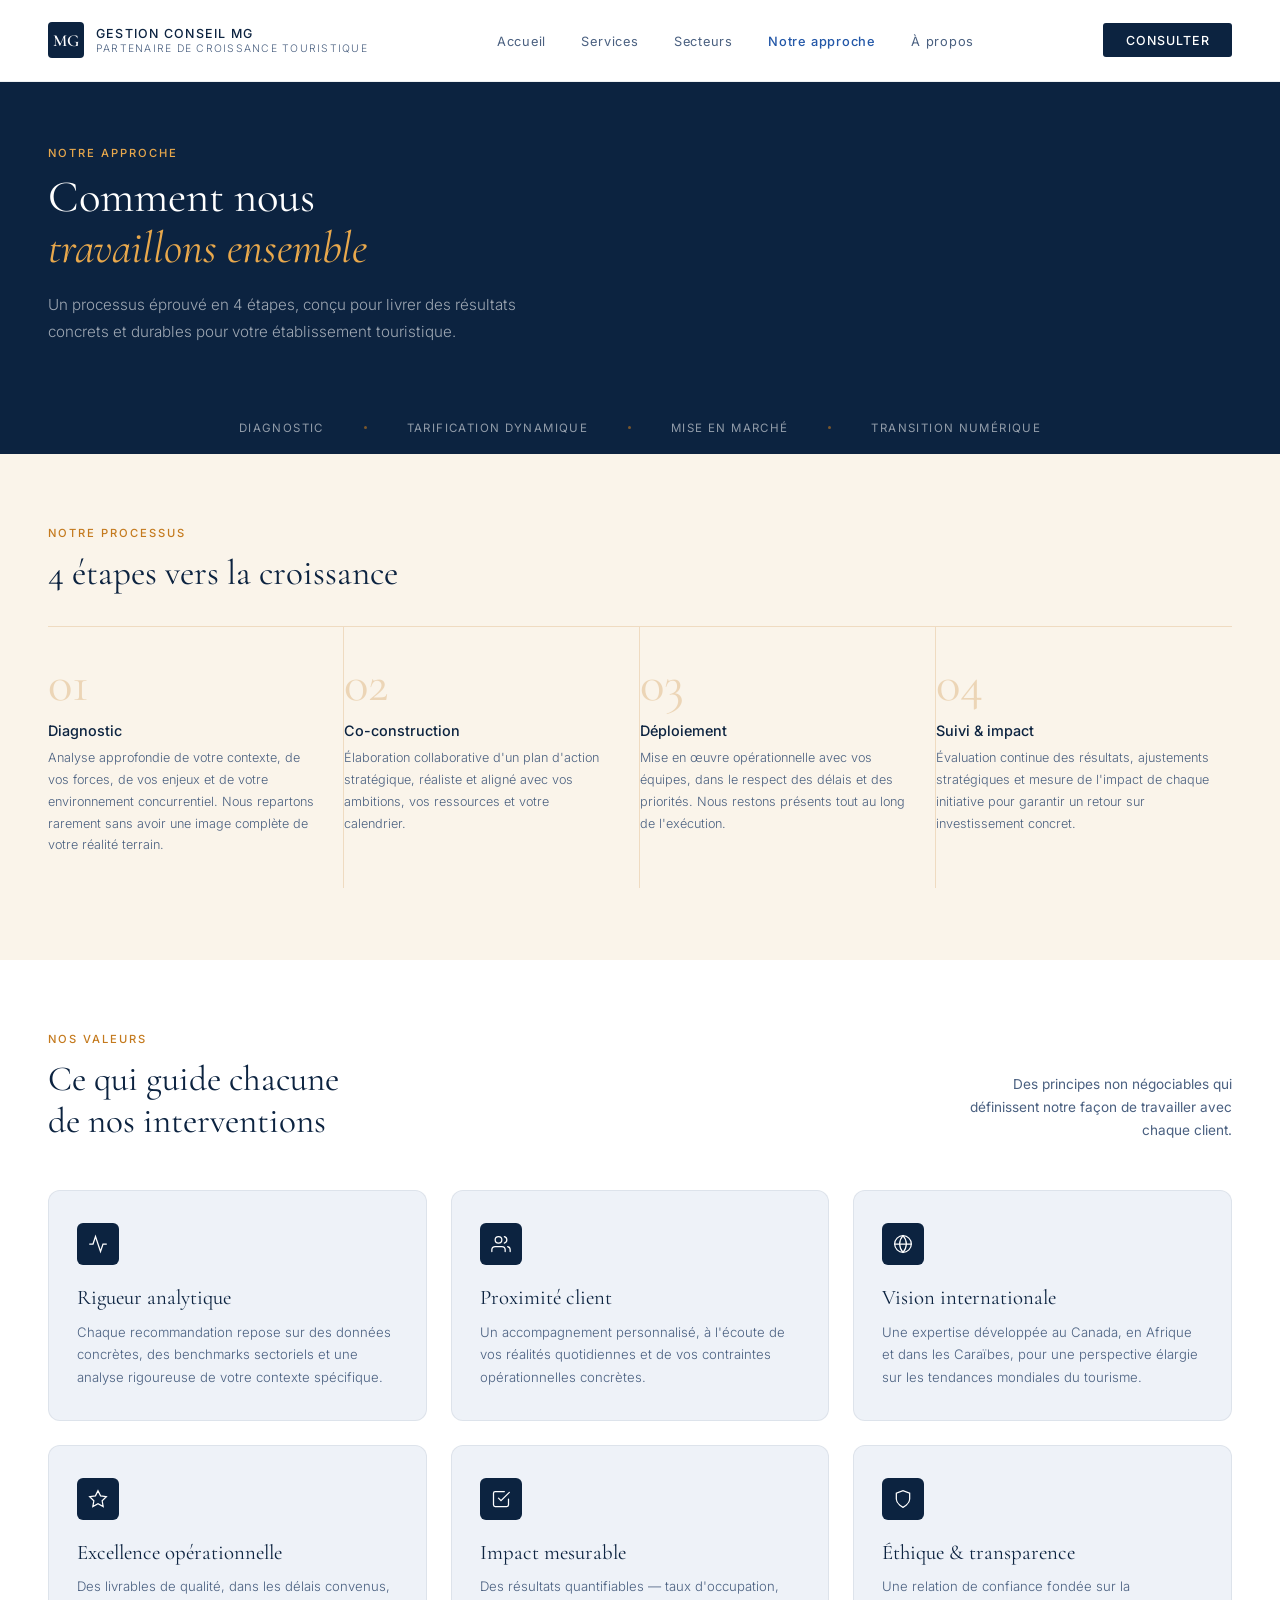
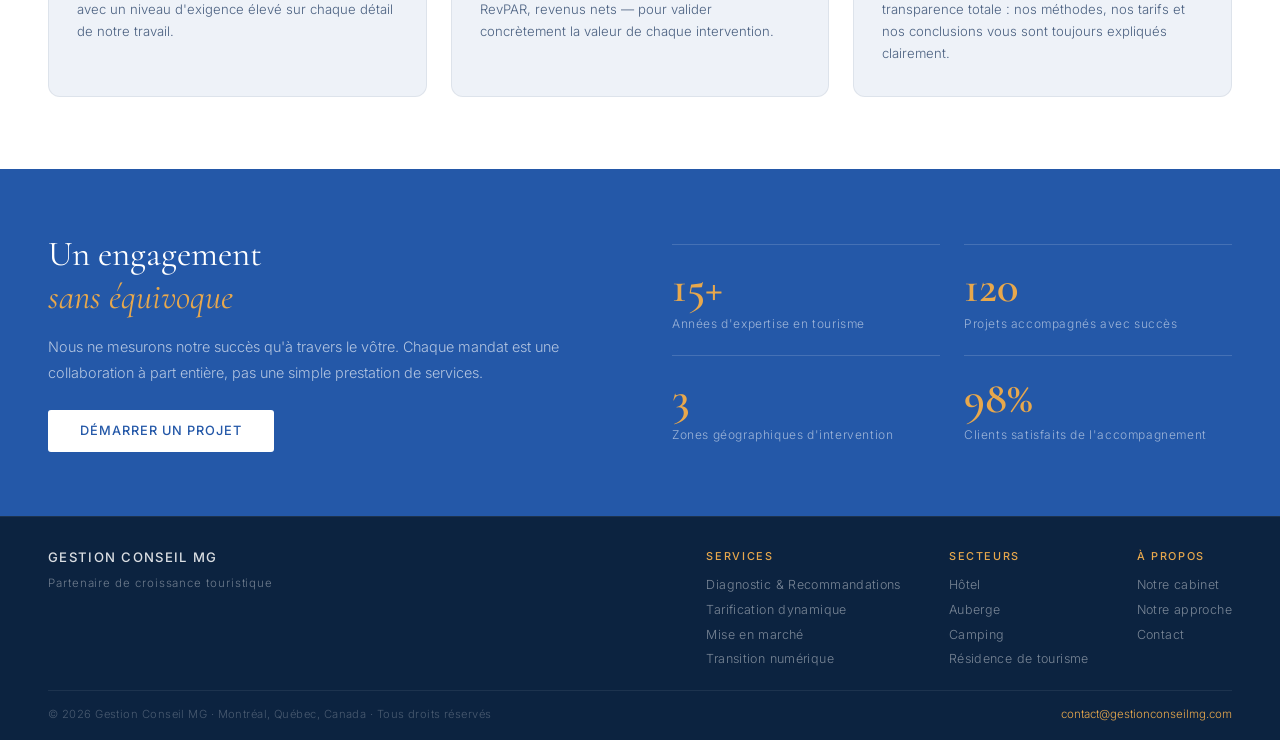
<file: approche.html>
<!DOCTYPE html>
<html lang="fr">
<head>
  <meta charset="UTF-8"/><meta name="viewport" content="width=device-width, initial-scale=1.0"/>
  <title>Notre approche | Gestion Conseil MG</title>
  <link rel="stylesheet" href="style.css"/>
  <style>
    .steps-section { padding: 4.5rem 3rem; background: var(--ivoire); }
    .steps { display: grid; grid-template-columns: repeat(4,1fr); border-top: 0.5px solid rgba(196,122,30,.2); margin-top: 2rem; }
    .step { padding: 2rem 1.8rem 2rem 0; border-right: 0.5px solid rgba(196,122,30,.2); }
    .step:last-child { border-right: none; padding-right: 0; }
    .step-n { font-family: 'Cormorant Garamond', serif; font-size: 3.2rem; color: var(--ocre); opacity: .25; line-height: 1; margin-bottom: .75rem; }
    .step h4 { font-size: .9rem; font-weight: 500; color: var(--encre); margin-bottom: .5rem; }
    .step p { font-size: .79rem; font-weight: 300; color: var(--text-muted); line-height: 1.72; }
    .values-section { padding: 4.5rem 3rem; }
    .values-grid { display: grid; grid-template-columns: repeat(3,1fr); gap: 1.5rem; margin-top: 2.5rem; }
    .val-card { border: 0.5px solid var(--border-soft); border-radius: var(--radius-lg); padding: 2rem 1.75rem; background: var(--bg-soft); transition: border-color .2s; }
    .val-card:hover { border-color: var(--cobalt); }
    .val-icon { width: 42px; height: 42px; background: var(--encre); border-radius: 6px; display: flex; align-items: center; justify-content: center; margin-bottom: 1.25rem; }
    .val-icon svg { width: 20px; height: 20px; stroke: #fff; fill: none; stroke-width: 1.5; stroke-linecap: round; }
    .val-card h3 { font-family: 'Cormorant Garamond', serif; font-size: 1.3rem; font-weight: 400; color: var(--text); margin-bottom: .65rem; }
    .val-card p { font-size: .82rem; font-weight: 300; color: var(--text-muted); line-height: 1.7; }
    .engagement { padding: 4rem 3rem; background: var(--cobalt); display: grid; grid-template-columns: 1fr 1fr; gap: 4rem; align-items: center; }
    .engagement h2 { font-family: 'Cormorant Garamond', serif; font-size: 2.2rem; color: #fff; font-weight: 400; }
    .engagement h2 em { font-style: italic; color: var(--safran); }
    .engagement p { font-size: .9rem; font-weight: 300; color: rgba(255,255,255,.65); line-height: 1.8; margin-top: 1rem; }
    .engagement-stats { display: grid; grid-template-columns: 1fr 1fr; gap: 1.5rem; }
    .e-stat { border-top: 1px solid rgba(255,255,255,.15); padding-top: 1.25rem; }
    .e-num { font-family: 'Cormorant Garamond', serif; font-size: 2.8rem; font-weight: 600; color: var(--safran); line-height: 1; }
    .e-label { font-size: .75rem; font-weight: 300; color: rgba(255,255,255,.55); margin-top: .4rem; letter-spacing: .05em; }
    @media(max-width:860px){
      .steps { grid-template-columns: 1fr 1fr; }
      .step { border-bottom: 0.5px solid rgba(196,122,30,.2); }
      .step:nth-child(2n) { border-right: none; }
      .values-grid { grid-template-columns: 1fr 1fr; }
      .engagement { grid-template-columns: 1fr; gap: 2rem; padding: 3rem 1.5rem; }
      .steps-section { padding: 3rem 1.5rem; }
      .values-section { padding: 3rem 1.5rem; }
    }
    @media(max-width:520px){ .values-grid { grid-template-columns: 1fr; } }
  </style>
</head>
<body>
<nav>
  <a class="logo-wrap" href="index.html"><div class="logo-mark"><span>MG</span></div><div><div class="logo-text">Gestion Conseil MG</div><div class="logo-sub">Partenaire de croissance touristique</div></div></a>
  <ul class="nav-links">
    <li><a href="index.html">Accueil</a></li><li><a href="services.html">Services</a></li><li><a href="secteurs.html">Secteurs</a></li><li><a href="approche.html" class="active">Notre approche</a></li><li><a href="apropos.html">À propos</a></li>
  </ul>
  <a class="nav-cta" href="index.html#contact">Consulter</a>
  <button class="hamburger" aria-label="Menu"><span></span><span></span><span></span></button>
</nav>
<div class="mobile-menu">
  <a href="index.html">Accueil</a><a href="services.html">Services</a><a href="secteurs.html">Secteurs</a><a href="approche.html">Notre approche</a><a href="apropos.html">À propos</a>
  <a class="mobile-cta" href="index.html#contact">Consulter</a>
</div>

<div class="page-hero">
  <span class="sec-label">Notre approche</span>
  <h1>Comment nous<br><em>travaillons ensemble</em></h1>
  <p>Un processus éprouvé en 4 étapes, conçu pour livrer des résultats concrets et durables pour votre établissement touristique.</p>
</div>

<div class="tagline-bar">
  <span class="tl-item">Diagnostic</span><div class="tl-dot"></div>
  <span class="tl-item">Tarification dynamique</span><div class="tl-dot"></div>
  <span class="tl-item">Mise en marché</span><div class="tl-dot"></div>
  <span class="tl-item">Transition numérique</span>
</div>

<section class="steps-section">
  <span class="sec-label">Notre processus</span>
  <h2>4 étapes vers la croissance</h2>
  <div class="steps">
    <div class="step"><div class="step-n">01</div><h4>Diagnostic</h4><p>Analyse approfondie de votre contexte, de vos forces, de vos enjeux et de votre environnement concurrentiel. Nous repartons rarement sans avoir une image complète de votre réalité terrain.</p></div>
    <div class="step"><div class="step-n">02</div><h4>Co-construction</h4><p>Élaboration collaborative d'un plan d'action stratégique, réaliste et aligné avec vos ambitions, vos ressources et votre calendrier.</p></div>
    <div class="step"><div class="step-n">03</div><h4>Déploiement</h4><p>Mise en œuvre opérationnelle avec vos équipes, dans le respect des délais et des priorités. Nous restons présents tout au long de l'exécution.</p></div>
    <div class="step"><div class="step-n">04</div><h4>Suivi &amp; impact</h4><p>Évaluation continue des résultats, ajustements stratégiques et mesure de l'impact de chaque initiative pour garantir un retour sur investissement concret.</p></div>
  </div>
</section>

<section class="values-section">
  <div class="sec-header">
    <div><span class="sec-label">Nos valeurs</span><h2>Ce qui guide chacune<br>de nos interventions</h2></div>
    <p class="sec-desc-right">Des principes non négociables qui définissent notre façon de travailler avec chaque client.</p>
  </div>
  <div class="values-grid">
    <div class="val-card">
      <div class="val-icon"><svg viewBox="0 0 24 24"><polyline points="22 12 18 12 15 21 9 3 6 12 2 12"/></svg></div>
      <h3>Rigueur analytique</h3>
      <p>Chaque recommandation repose sur des données concrètes, des benchmarks sectoriels et une analyse rigoureuse de votre contexte spécifique.</p>
    </div>
    <div class="val-card">
      <div class="val-icon"><svg viewBox="0 0 24 24"><path d="M17 21v-2a4 4 0 0 0-4-4H5a4 4 0 0 0-4 4v2"/><circle cx="9" cy="7" r="4"/><path d="M23 21v-2a4 4 0 0 0-3-3.87"/><path d="M16 3.13a4 4 0 0 1 0 7.75"/></svg></div>
      <h3>Proximité client</h3>
      <p>Un accompagnement personnalisé, à l'écoute de vos réalités quotidiennes et de vos contraintes opérationnelles concrètes.</p>
    </div>
    <div class="val-card">
      <div class="val-icon"><svg viewBox="0 0 24 24"><circle cx="12" cy="12" r="10"/><line x1="2" y1="12" x2="22" y2="12"/><path d="M12 2a15.3 15.3 0 0 1 4 10 15.3 15.3 0 0 1-4 10 15.3 15.3 0 0 1-4-10 15.3 15.3 0 0 1 4-10z"/></svg></div>
      <h3>Vision internationale</h3>
      <p>Une expertise développée au Canada, en Afrique et dans les Caraïbes, pour une perspective élargie sur les tendances mondiales du tourisme.</p>
    </div>
    <div class="val-card">
      <div class="val-icon"><svg viewBox="0 0 24 24"><path d="M12 2l3.09 6.26L22 9.27l-5 4.87 1.18 6.88L12 17.77l-6.18 3.25L7 14.14 2 9.27l6.91-1.01L12 2z"/></svg></div>
      <h3>Excellence opérationnelle</h3>
      <p>Des livrables de qualité, dans les délais convenus, avec un niveau d'exigence élevé sur chaque détail de notre travail.</p>
    </div>
    <div class="val-card">
      <div class="val-icon"><svg viewBox="0 0 24 24"><path d="M9 11l3 3L22 4"/><path d="M21 12v7a2 2 0 0 1-2 2H5a2 2 0 0 1-2-2V5a2 2 0 0 1 2-2h11"/></svg></div>
      <h3>Impact mesurable</h3>
      <p>Des résultats quantifiables — taux d'occupation, RevPAR, revenus nets — pour valider concrètement la valeur de chaque intervention.</p>
    </div>
    <div class="val-card">
      <div class="val-icon"><svg viewBox="0 0 24 24"><path d="M12 22s8-4 8-10V5l-8-3-8 3v7c0 6 8 10 8 10z"/></svg></div>
      <h3>Éthique &amp; transparence</h3>
      <p>Une relation de confiance fondée sur la transparence totale : nos méthodes, nos tarifs et nos conclusions vous sont toujours expliqués clairement.</p>
    </div>
  </div>
</section>

<div class="engagement">
  <div>
    <h2>Un engagement<br><em>sans équivoque</em></h2>
    <p>Nous ne mesurons notre succès qu'à travers le vôtre. Chaque mandat est une collaboration à part entière, pas une simple prestation de services.</p>
    <a class="btn-white" href="index.html#contact" style="margin-top:1.5rem;background:#fff;color:var(--cobalt);border:none;padding:.85rem 2rem;font-family:'Inter',sans-serif;font-size:.8rem;font-weight:500;letter-spacing:.08em;text-transform:uppercase;cursor:pointer;border-radius:3px;text-decoration:none;display:inline-block;">Démarrer un projet</a>
  </div>
  <div class="engagement-stats">
    <div class="e-stat"><div class="e-num">15+</div><div class="e-label">Années d'expertise en tourisme</div></div>
    <div class="e-stat"><div class="e-num">120</div><div class="e-label">Projets accompagnés avec succès</div></div>
    <div class="e-stat"><div class="e-num">3</div><div class="e-label">Zones géographiques d'intervention</div></div>
    <div class="e-stat"><div class="e-num">98%</div><div class="e-label">Clients satisfaits de l'accompagnement</div></div>
  </div>
</div>

<footer>
  <div class="footer-top">
    <div class="foot-brand"><span class="foot-logo">Gestion Conseil MG</span><span class="foot-tagline">Partenaire de croissance touristique</span></div>
    <div class="foot-nav">
      <div class="foot-nav-col"><span class="foot-col-title">Services</span><a href="services.html">Diagnostic &amp; Recommandations</a><a href="services.html">Tarification dynamique</a><a href="services.html">Mise en marché</a><a href="services.html">Transition numérique</a></div>
      <div class="foot-nav-col"><span class="foot-col-title">Secteurs</span><a href="secteurs.html">Hôtel</a><a href="secteurs.html">Auberge</a><a href="secteurs.html">Camping</a><a href="secteurs.html">Résidence de tourisme</a></div>
      <div class="foot-nav-col"><span class="foot-col-title">À propos</span><a href="apropos.html">Notre cabinet</a><a href="approche.html">Notre approche</a><a href="index.html#contact">Contact</a></div>
    </div>
  </div>
  <div class="footer-bottom">
    <span class="foot-copy">© 2026 Gestion Conseil MG · Montréal, Québec, Canada · Tous droits réservés</span>
    <span class="foot-contact"><a href="mailto:contact@gestionconseilmg.com">contact@gestionconseilmg.com</a></span>
  </div>
</footer>
<script>
const hamburger=document.querySelector('.hamburger'),mobileMenu=document.querySelector('.mobile-menu');
hamburger.addEventListener('click',()=>{hamburger.classList.toggle('open');mobileMenu.classList.toggle('open');document.body.style.overflow=mobileMenu.classList.contains('open')?'hidden':'';});
mobileMenu.querySelectorAll('a').forEach(a=>a.addEventListener('click',()=>{hamburger.classList.remove('open');mobileMenu.classList.remove('open');document.body.style.overflow='';}));
</script>
</body>
</html>
</file>
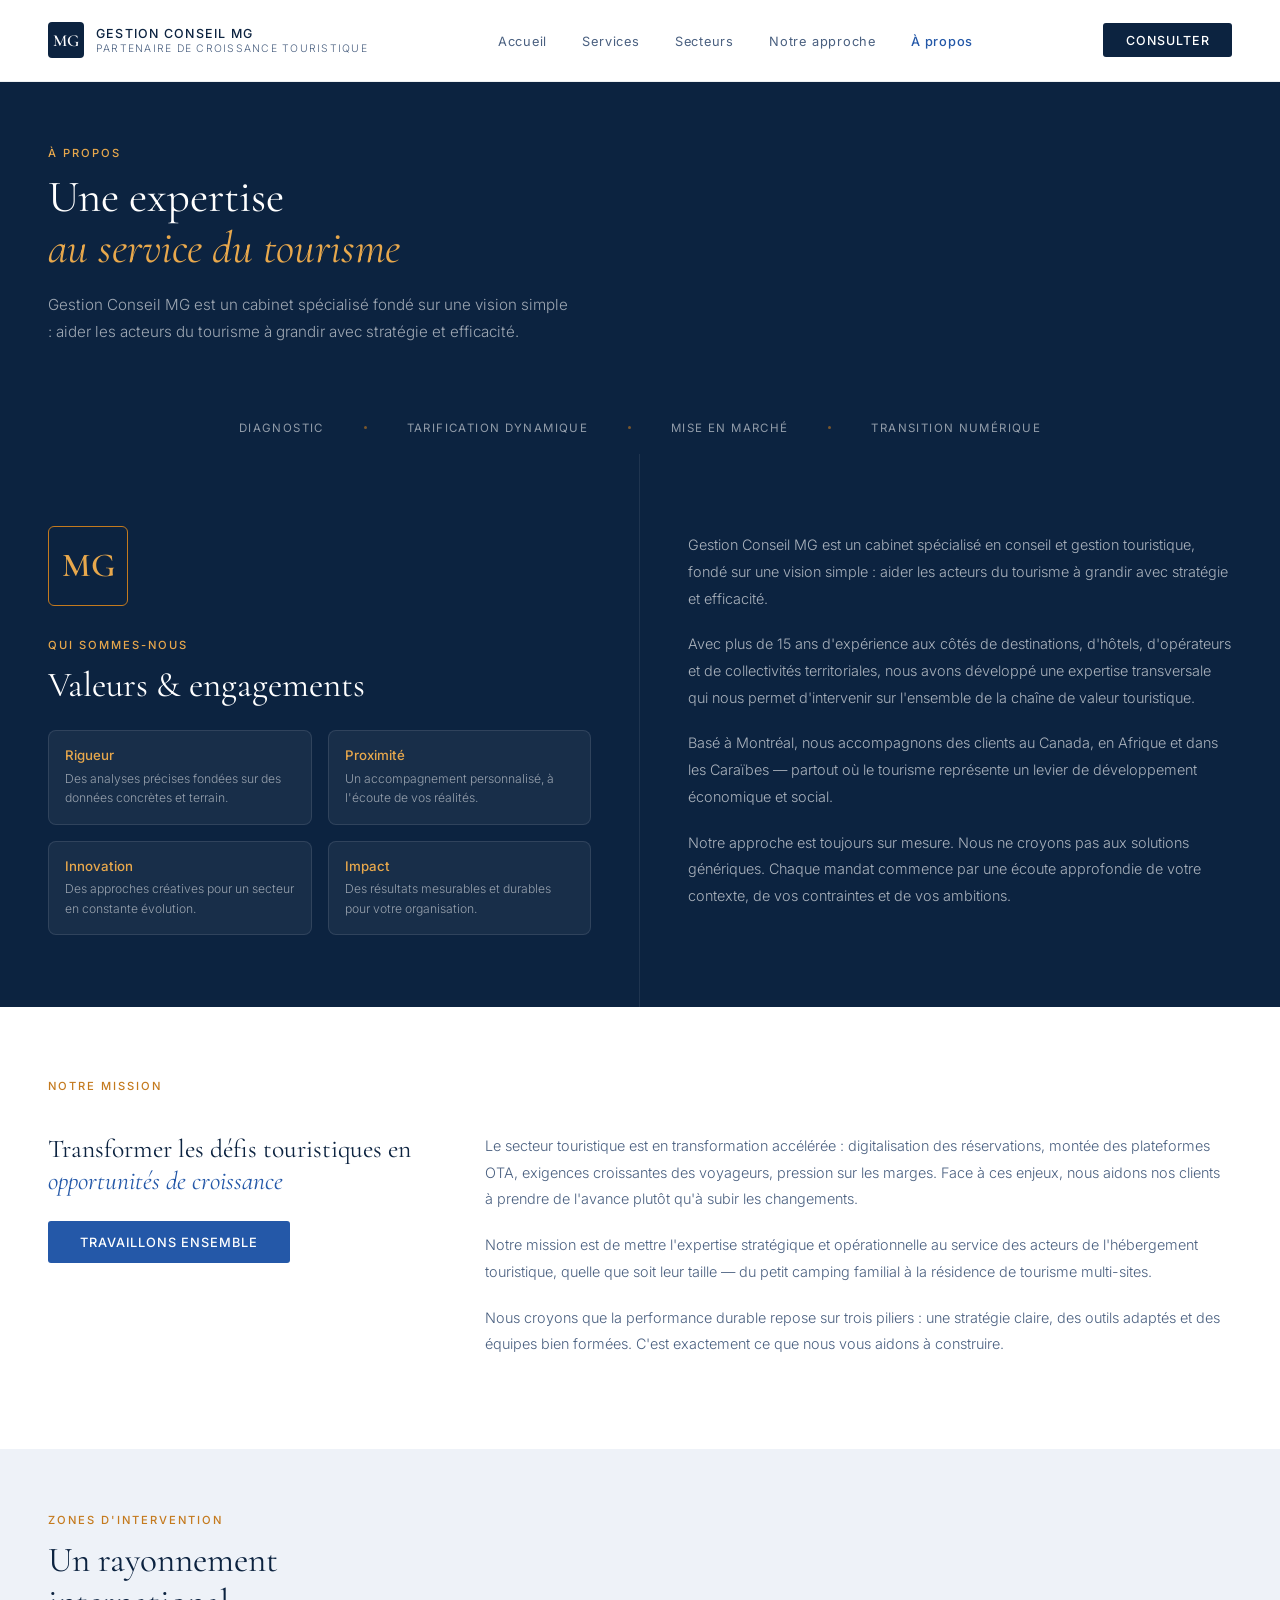
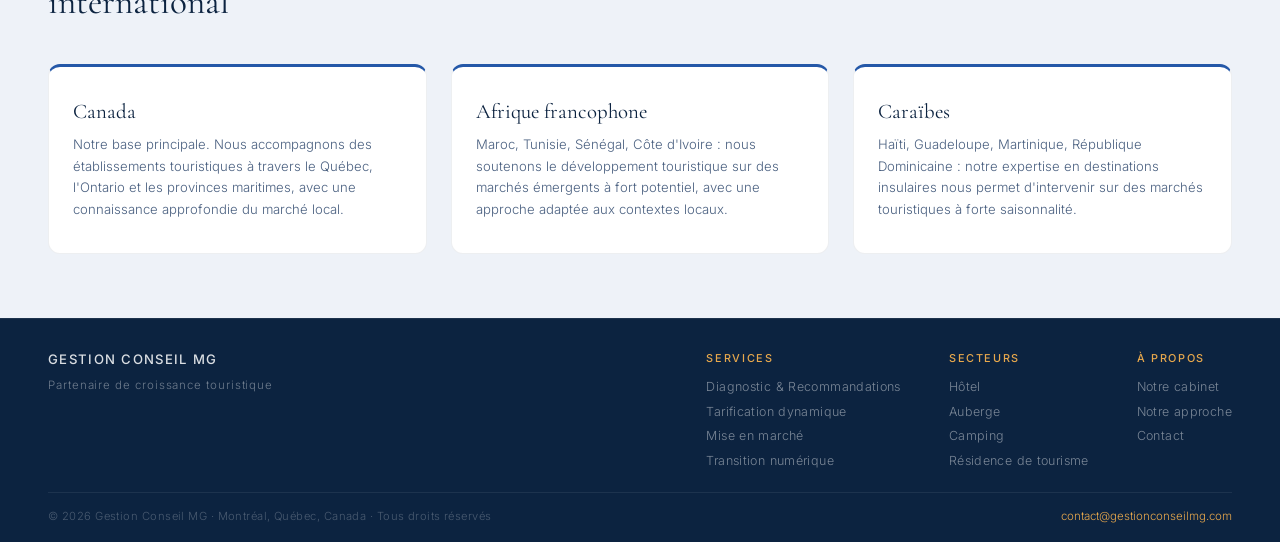
<file: apropos.html>
<!DOCTYPE html>
<html lang="fr">
<head>
  <meta charset="UTF-8"/><meta name="viewport" content="width=device-width, initial-scale=1.0"/>
  <title>À propos | Gestion Conseil MG</title>
  <link rel="stylesheet" href="style.css"/>
  <style>
    .about-grid { display: grid; grid-template-columns: 1fr 1fr; background: var(--encre); }
    .about-left { padding: 4.5rem 3rem; border-right: 0.5px solid rgba(255,255,255,.08); }
    .about-left .sec-label { color: var(--safran); }
    .about-left h2 { font-family: 'Cormorant Garamond', serif; font-size: 2.2rem; color: #fff; font-weight: 400; margin-bottom: 1.5rem; }
    .mg-mono { width: 80px; height: 80px; border: 1.5px solid var(--ocre); border-radius: 6px; display: flex; align-items: center; justify-content: center; margin-bottom: 2rem; }
    .mg-mono span { font-family: 'Cormorant Garamond', serif; font-size: 2.1rem; font-weight: 600; color: var(--safran); }
    .val-grid { display: grid; grid-template-columns: 1fr 1fr; gap: 1rem; margin-top: 1.5rem; }
    .val { border: 0.5px solid rgba(255,255,255,.1); padding: 1rem; border-radius: var(--radius); background: rgba(255,255,255,.05); }
    .val h4 { font-size: .83rem; font-weight: 500; color: var(--safran); margin-bottom: .35rem; }
    .val p { font-size: .76rem; font-weight: 300; color: rgba(255,255,255,.55); line-height: 1.6; }
    .about-right { padding: 4.5rem 3rem; display: flex; flex-direction: column; justify-content: center; }
    .about-right p { font-size: .9rem; font-weight: 300; color: rgba(255,255,255,.65); line-height: 1.85; margin-bottom: 1.2rem; }
    .mission { padding: 4.5rem 3rem; }
    .mission-grid { display: grid; grid-template-columns: 1fr 2fr; gap: 4rem; align-items: start; margin-top: 2.5rem; }
    .mission-side h3 { font-family: 'Cormorant Garamond', serif; font-size: 1.6rem; font-weight: 400; color: var(--text); line-height: 1.25; }
    .mission-side h3 em { font-style: italic; color: var(--cobalt); }
    .mission-body p { font-size: .9rem; font-weight: 300; color: var(--text-muted); line-height: 1.85; margin-bottom: 1.2rem; }
    .zones { padding: 4rem 3rem; background: var(--bg-soft); }
    .zones-grid { display: grid; grid-template-columns: repeat(3,1fr); gap: 1.5rem; margin-top: 2.5rem; }
    .zone-card { background: var(--bg); border: 0.5px solid var(--border-soft); border-radius: var(--radius-lg); padding: 2rem 1.5rem; border-top: 3px solid var(--cobalt); }
    .zone-card h4 { font-family: 'Cormorant Garamond', serif; font-size: 1.3rem; font-weight: 400; color: var(--text); margin-bottom: .65rem; }
    .zone-card p { font-size: .82rem; font-weight: 300; color: var(--text-muted); line-height: 1.65; }
    @media(max-width:860px){
      .about-grid { grid-template-columns: 1fr; }
      .about-left { border-right: none; border-bottom: 0.5px solid rgba(255,255,255,.08); padding: 3rem 1.5rem; }
      .about-right { padding: 3rem 1.5rem; }
      .mission { padding: 3rem 1.5rem; }
      .mission-grid { grid-template-columns: 1fr; gap: 1.5rem; }
      .zones { padding: 3rem 1.5rem; }
      .zones-grid { grid-template-columns: 1fr; }
    }
  </style>
</head>
<body>
<nav>
  <a class="logo-wrap" href="index.html"><div class="logo-mark"><span>MG</span></div><div><div class="logo-text">Gestion Conseil MG</div><div class="logo-sub">Partenaire de croissance touristique</div></div></a>
  <ul class="nav-links">
    <li><a href="index.html">Accueil</a></li><li><a href="services.html">Services</a></li><li><a href="secteurs.html">Secteurs</a></li><li><a href="approche.html">Notre approche</a></li><li><a href="apropos.html" class="active">À propos</a></li>
  </ul>
  <a class="nav-cta" href="index.html#contact">Consulter</a>
  <button class="hamburger" aria-label="Menu"><span></span><span></span><span></span></button>
</nav>
<div class="mobile-menu">
  <a href="index.html">Accueil</a><a href="services.html">Services</a><a href="secteurs.html">Secteurs</a><a href="approche.html">Notre approche</a><a href="apropos.html">À propos</a>
  <a class="mobile-cta" href="index.html#contact">Consulter</a>
</div>

<div class="page-hero">
  <span class="sec-label">À propos</span>
  <h1>Une expertise<br><em>au service du tourisme</em></h1>
  <p>Gestion Conseil MG est un cabinet spécialisé fondé sur une vision simple : aider les acteurs du tourisme à grandir avec stratégie et efficacité.</p>
</div>

<div class="tagline-bar">
  <span class="tl-item">Diagnostic</span><div class="tl-dot"></div>
  <span class="tl-item">Tarification dynamique</span><div class="tl-dot"></div>
  <span class="tl-item">Mise en marché</span><div class="tl-dot"></div>
  <span class="tl-item">Transition numérique</span>
</div>

<section class="about-grid">
  <div class="about-left">
    <div class="mg-mono"><span>MG</span></div>
    <span class="sec-label">Qui sommes-nous</span>
    <h2>Valeurs &amp; engagements</h2>
    <div class="val-grid">
      <div class="val"><h4>Rigueur</h4><p>Des analyses précises fondées sur des données concrètes et terrain.</p></div>
      <div class="val"><h4>Proximité</h4><p>Un accompagnement personnalisé, à l'écoute de vos réalités.</p></div>
      <div class="val"><h4>Innovation</h4><p>Des approches créatives pour un secteur en constante évolution.</p></div>
      <div class="val"><h4>Impact</h4><p>Des résultats mesurables et durables pour votre organisation.</p></div>
    </div>
  </div>
  <div class="about-right">
    <p>Gestion Conseil MG est un cabinet spécialisé en conseil et gestion touristique, fondé sur une vision simple : aider les acteurs du tourisme à grandir avec stratégie et efficacité.</p>
    <p>Avec plus de 15 ans d'expérience aux côtés de destinations, d'hôtels, d'opérateurs et de collectivités territoriales, nous avons développé une expertise transversale qui nous permet d'intervenir sur l'ensemble de la chaîne de valeur touristique.</p>
    <p>Basé à Montréal, nous accompagnons des clients au Canada, en Afrique et dans les Caraïbes — partout où le tourisme représente un levier de développement économique et social.</p>
    <p>Notre approche est toujours sur mesure. Nous ne croyons pas aux solutions génériques. Chaque mandat commence par une écoute approfondie de votre contexte, de vos contraintes et de vos ambitions.</p>
  </div>
</section>

<section class="mission">
  <span class="sec-label">Notre mission</span>
  <div class="mission-grid">
    <div class="mission-side">
      <h3>Transformer les défis touristiques en <em>opportunités de croissance</em></h3>
      <a class="btn-dark" href="index.html#contact" style="margin-top:1.5rem">Travaillons ensemble</a>
    </div>
    <div class="mission-body">
      <p>Le secteur touristique est en transformation accélérée : digitalisation des réservations, montée des plateformes OTA, exigences croissantes des voyageurs, pression sur les marges. Face à ces enjeux, nous aidons nos clients à prendre de l'avance plutôt qu'à subir les changements.</p>
      <p>Notre mission est de mettre l'expertise stratégique et opérationnelle au service des acteurs de l'hébergement touristique, quelle que soit leur taille — du petit camping familial à la résidence de tourisme multi-sites.</p>
      <p>Nous croyons que la performance durable repose sur trois piliers : une stratégie claire, des outils adaptés et des équipes bien formées. C'est exactement ce que nous vous aidons à construire.</p>
    </div>
  </div>
</section>

<section class="zones">
  <span class="sec-label">Zones d'intervention</span>
  <h2>Un rayonnement<br>international</h2>
  <div class="zones-grid">
    <div class="zone-card">
      <h4>Canada</h4>
      <p>Notre base principale. Nous accompagnons des établissements touristiques à travers le Québec, l'Ontario et les provinces maritimes, avec une connaissance approfondie du marché local.</p>
    </div>
    <div class="zone-card">
      <h4>Afrique francophone</h4>
      <p>Maroc, Tunisie, Sénégal, Côte d'Ivoire : nous soutenons le développement touristique sur des marchés émergents à fort potentiel, avec une approche adaptée aux contextes locaux.</p>
    </div>
    <div class="zone-card">
      <h4>Caraïbes</h4>
      <p>Haïti, Guadeloupe, Martinique, République Dominicaine : notre expertise en destinations insulaires nous permet d'intervenir sur des marchés touristiques à forte saisonnalité.</p>
    </div>
  </div>
</section>

<footer>
  <div class="footer-top">
    <div class="foot-brand"><span class="foot-logo">Gestion Conseil MG</span><span class="foot-tagline">Partenaire de croissance touristique</span></div>
    <div class="foot-nav">
      <div class="foot-nav-col"><span class="foot-col-title">Services</span><a href="services.html">Diagnostic &amp; Recommandations</a><a href="services.html">Tarification dynamique</a><a href="services.html">Mise en marché</a><a href="services.html">Transition numérique</a></div>
      <div class="foot-nav-col"><span class="foot-col-title">Secteurs</span><a href="secteurs.html">Hôtel</a><a href="secteurs.html">Auberge</a><a href="secteurs.html">Camping</a><a href="secteurs.html">Résidence de tourisme</a></div>
      <div class="foot-nav-col"><span class="foot-col-title">À propos</span><a href="apropos.html">Notre cabinet</a><a href="approche.html">Notre approche</a><a href="index.html#contact">Contact</a></div>
    </div>
  </div>
  <div class="footer-bottom">
    <span class="foot-copy">© 2026 Gestion Conseil MG · Montréal, Québec, Canada · Tous droits réservés</span>
    <span class="foot-contact"><a href="mailto:contact@gestionconseilmg.com">contact@gestionconseilmg.com</a></span>
  </div>
</footer>
<script>
const hamburger=document.querySelector('.hamburger'),mobileMenu=document.querySelector('.mobile-menu');
hamburger.addEventListener('click',()=>{hamburger.classList.toggle('open');mobileMenu.classList.toggle('open');document.body.style.overflow=mobileMenu.classList.contains('open')?'hidden':'';});
mobileMenu.querySelectorAll('a').forEach(a=>a.addEventListener('click',()=>{hamburger.classList.remove('open');mobileMenu.classList.remove('open');document.body.style.overflow='';}));
</script>
</body>
</html>
</file>
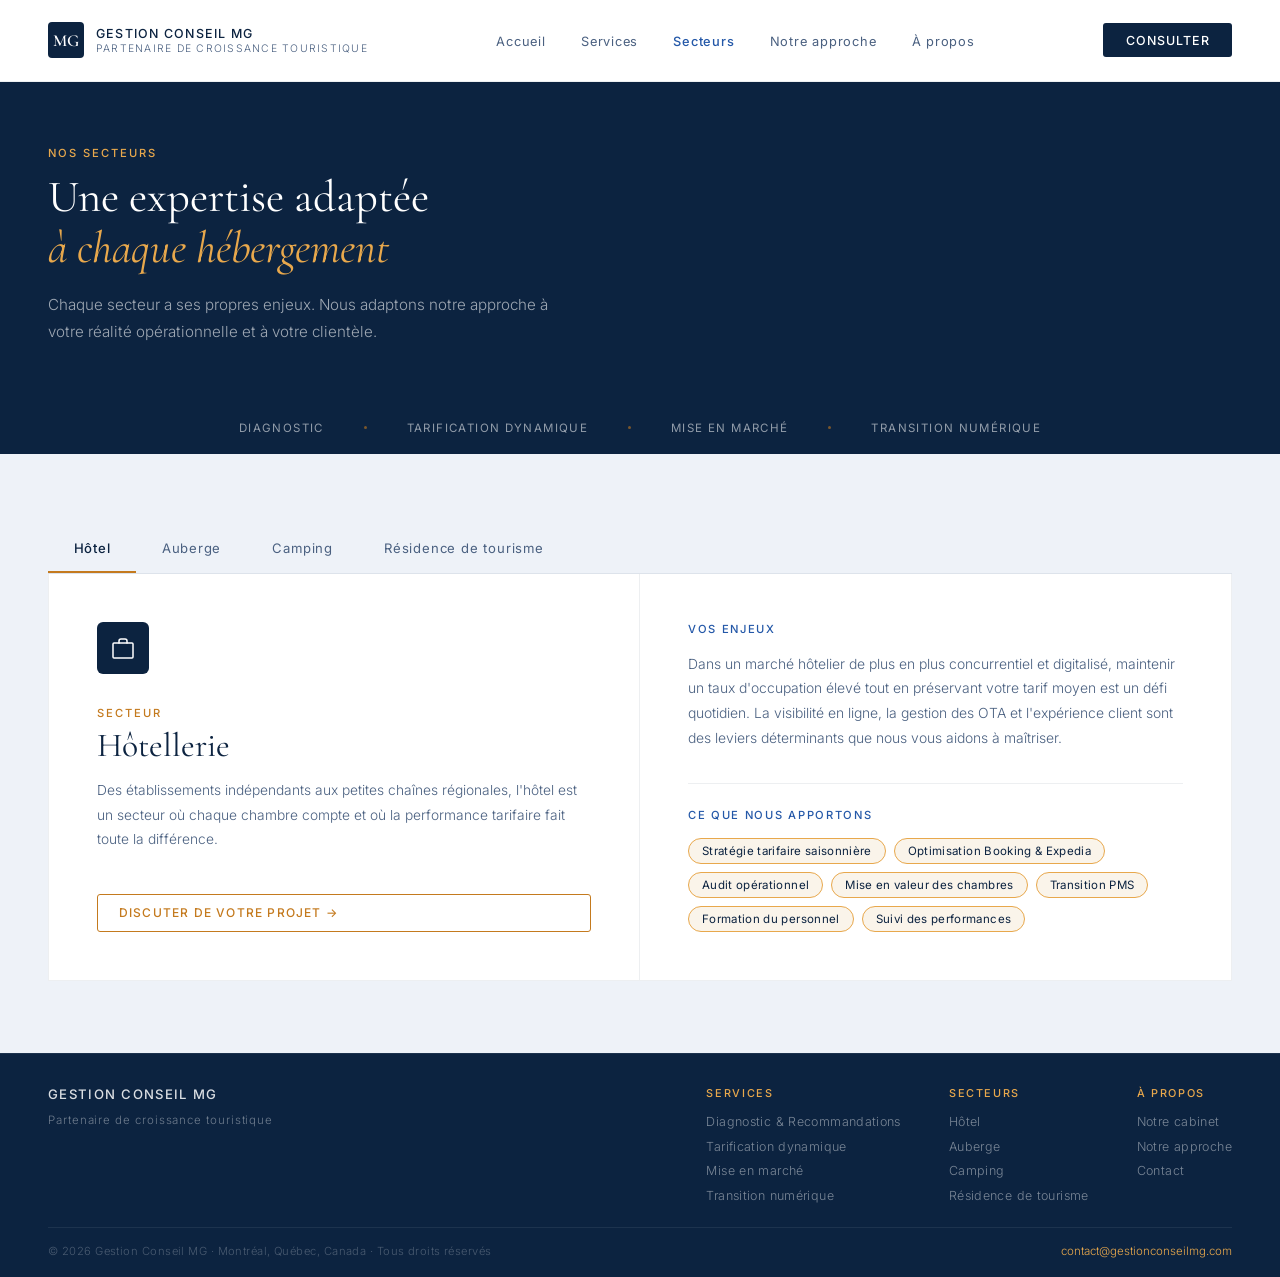
<file: secteurs.html>
<!DOCTYPE html>
<html lang="fr">
<head>
  <meta charset="UTF-8"/><meta name="viewport" content="width=device-width, initial-scale=1.0"/>
  <title>Secteurs | Gestion Conseil MG</title>
  <link rel="stylesheet" href="style.css"/>
  <style>
    .secteur-tabs { display: flex; border-bottom: 0.5px solid var(--border-soft); overflow-x: auto; }
    .tab-btn { font-size: .82rem; font-weight: 400; letter-spacing: .06em; color: var(--text-muted); background: transparent; border: none; border-bottom: 2px solid transparent; padding: .9rem 1.6rem; cursor: pointer; font-family: 'Inter', sans-serif; transition: color .2s, border-color .2s; white-space: nowrap; }
    .tab-btn.active { color: var(--encre); font-weight: 500; border-bottom-color: var(--ocre); }
    .tab-btn:hover { color: var(--text); }
    .secteur-panels { border: 0.5px solid var(--border-soft); border-top: none; background: var(--bg); }
    .secteur-panel { display: none; grid-template-columns: 1fr 1fr; min-height: 400px; }
    .secteur-panel.active { display: grid; }
    .panel-left { padding: 3rem; border-right: 0.5px solid var(--border-soft); display: flex; flex-direction: column; justify-content: space-between; }
    .panel-icon { width: 52px; height: 52px; background: var(--encre); border-radius: 6px; display: flex; align-items: center; justify-content: center; margin-bottom: 2rem; }
    .panel-icon svg { width: 24px; height: 24px; stroke: #fff; fill: none; stroke-width: 1.5; stroke-linecap: round; stroke-linejoin: round; }
    .panel-title { font-family: 'Cormorant Garamond', serif; font-size: 2.1rem; font-weight: 400; color: var(--text); margin-bottom: .75rem; line-height: 1.2; }
    .panel-title em { font-style: italic; color: var(--cobalt); }
    .panel-subtitle { font-size: .86rem; font-weight: 300; color: var(--text-muted); line-height: 1.78; margin-bottom: 2rem; }
    .panel-cta { display: inline-flex; align-items: center; gap: 8px; font-size: .75rem; font-weight: 500; color: var(--ocre); letter-spacing: .1em; text-transform: uppercase; cursor: pointer; border: 1px solid var(--ocre); padding: .65rem 1.3rem; border-radius: 3px; background: transparent; font-family: 'Inter', sans-serif; transition: background .2s, color .2s; text-decoration: none; }
    .panel-cta:hover { background: var(--ocre); color: #fff; }
    .panel-right { padding: 3rem; display: flex; flex-direction: column; }
    .panel-challenge { margin-bottom: 2rem; }
    .panel-challenge h4, .panel-services h4 { font-size: .7rem; font-weight: 500; letter-spacing: .15em; color: var(--cobalt); text-transform: uppercase; margin-bottom: 1rem; }
    .panel-challenge p { font-size: .87rem; font-weight: 300; color: var(--text-muted); line-height: 1.78; }
    .panel-services { border-top: 0.5px solid var(--border-soft); padding-top: 1.5rem; }
    .panel-tags { display: flex; flex-wrap: wrap; gap: .5rem; }
    .ptag { font-size: .72rem; font-weight: 400; color: var(--encre); background: var(--ivoire); border: 0.5px solid var(--safran); padding: 5px 13px; border-radius: 100px; letter-spacing: .03em; }
    @media(max-width:860px){ .secteur-panel { grid-template-columns: 1fr; } .panel-left { border-right: none; border-bottom: 0.5px solid var(--border-soft); } }
  </style>
</head>
<body>
<nav>
  <a class="logo-wrap" href="index.html"><div class="logo-mark"><span>MG</span></div><div><div class="logo-text">Gestion Conseil MG</div><div class="logo-sub">Partenaire de croissance touristique</div></div></a>
  <ul class="nav-links">
    <li><a href="index.html">Accueil</a></li><li><a href="services.html">Services</a></li><li><a href="secteurs.html" class="active">Secteurs</a></li><li><a href="approche.html">Notre approche</a></li><li><a href="apropos.html">À propos</a></li>
  </ul>
  <a class="nav-cta" href="index.html#contact">Consulter</a>
  <button class="hamburger" aria-label="Menu"><span></span><span></span><span></span></button>
</nav>
<div class="mobile-menu">
  <a href="index.html">Accueil</a><a href="services.html">Services</a><a href="secteurs.html">Secteurs</a><a href="approche.html">Notre approche</a><a href="apropos.html">À propos</a>
  <a class="mobile-cta" href="index.html#contact">Consulter</a>
</div>

<div class="page-hero">
  <span class="sec-label">Nos secteurs</span>
  <h1>Une expertise adaptée<br><em>à chaque hébergement</em></h1>
  <p>Chaque secteur a ses propres enjeux. Nous adaptons notre approche à votre réalité opérationnelle et à votre clientèle.</p>
</div>

<div class="tagline-bar">
  <span class="tl-item">Diagnostic</span><div class="tl-dot"></div>
  <span class="tl-item">Tarification dynamique</span><div class="tl-dot"></div>
  <span class="tl-item">Mise en marché</span><div class="tl-dot"></div>
  <span class="tl-item">Transition numérique</span>
</div>

<section class="section" style="background:var(--bg-soft)">
  <div class="secteur-tabs">
    <button class="tab-btn active" onclick="showTab('hotel',this)">Hôtel</button>
    <button class="tab-btn" onclick="showTab('auberge',this)">Auberge</button>
    <button class="tab-btn" onclick="showTab('camping',this)">Camping</button>
    <button class="tab-btn" onclick="showTab('residence',this)">Résidence de tourisme</button>
  </div>
  <div class="secteur-panels">
    <div class="secteur-panel active" id="panel-hotel">
      <div class="panel-left">
        <div>
          <div class="panel-icon"><svg viewBox="0 0 24 24"><rect x="2" y="7" width="20" height="15" rx="1"/><path d="M16 7V5a2 2 0 0 0-2-2h-4a2 2 0 0 0-2 2v2"/></svg></div>
          <span class="sec-label" style="margin-bottom:.4rem">Secteur</span>
          <div class="panel-title">Hôtellerie</div>
          <p class="panel-subtitle">Des établissements indépendants aux petites chaînes régionales, l'hôtel est un secteur où chaque chambre compte et où la performance tarifaire fait toute la différence.</p>
        </div>
        <a class="panel-cta" href="index.html#contact">Discuter de votre projet →</a>
      </div>
      <div class="panel-right">
        <div class="panel-challenge"><h4>Vos enjeux</h4><p>Dans un marché hôtelier de plus en plus concurrentiel et digitalisé, maintenir un taux d'occupation élevé tout en préservant votre tarif moyen est un défi quotidien. La visibilité en ligne, la gestion des OTA et l'expérience client sont des leviers déterminants que nous vous aidons à maîtriser.</p></div>
        <div class="panel-services"><h4>Ce que nous apportons</h4><div class="panel-tags"><span class="ptag">Stratégie tarifaire saisonnière</span><span class="ptag">Optimisation Booking &amp; Expedia</span><span class="ptag">Audit opérationnel</span><span class="ptag">Mise en valeur des chambres</span><span class="ptag">Transition PMS</span><span class="ptag">Formation du personnel</span><span class="ptag">Suivi des performances</span></div></div>
      </div>
    </div>
    <div class="secteur-panel" id="panel-auberge">
      <div class="panel-left">
        <div>
          <div class="panel-icon"><svg viewBox="0 0 24 24"><path d="M3 9l9-7 9 7v11a2 2 0 0 1-2 2H5a2 2 0 0 1-2-2z"/><polyline points="9 22 9 12 15 12 15 22"/></svg></div>
          <span class="sec-label" style="margin-bottom:.4rem">Secteur</span>
          <div class="panel-title">Auberge</div>
          <p class="panel-subtitle">Les auberges — de charme, rurales ou de jeunesse — offrent une expérience unique fondée sur l'authenticité et l'accueil. Leur potentiel commercial est souvent sous-exploité.</p>
        </div>
        <a class="panel-cta" href="index.html#contact">Discuter de votre projet →</a>
      </div>
      <div class="panel-right">
        <div class="panel-challenge"><h4>Vos enjeux</h4><p>Les auberges font face à des défis particuliers : saisonnalité prononcée, ressources limitées, faible visibilité numérique et difficulté à se différencier. Nous vous aidons à construire une identité forte et à rayonner sur les bonnes plateformes.</p></div>
        <div class="panel-services"><h4>Ce que nous apportons</h4><div class="panel-tags"><span class="ptag">Positionnement &amp; identité</span><span class="ptag">Tarification par saison</span><span class="ptag">Photos professionnelles</span><span class="ptag">Référencement Airbnb &amp; Booking</span><span class="ptag">Gestion des avis clients</span><span class="ptag">Outils de réservation en ligne</span><span class="ptag">Suivi régulier adapté</span></div></div>
      </div>
    </div>
    <div class="secteur-panel" id="panel-camping">
      <div class="panel-left">
        <div>
          <div class="panel-icon"><svg viewBox="0 0 24 24"><polygon points="3 17 12 3 21 17"/><line x1="3" y1="17" x2="21" y2="17"/></svg></div>
          <span class="sec-label" style="margin-bottom:.4rem">Secteur</span>
          <div class="panel-title">Camping</div>
          <p class="panel-subtitle">Emplacements, chalets, tentes prêt-à-camper : le secteur se transforme avec la montée du glamping et des nouvelles attentes en quête de nature et d'authenticité.</p>
        </div>
        <a class="panel-cta" href="index.html#contact">Discuter de votre projet →</a>
      </div>
      <div class="panel-right">
        <div class="panel-challenge"><h4>Vos enjeux</h4><p>La haute saisonnalité des campings exige une gestion rigoureuse des disponibilités, une tarification dynamique par type d'emplacement et une présence digitale optimisée pour capter les réservations en ligne.</p></div>
        <div class="panel-services"><h4>Ce que nous apportons</h4><div class="panel-tags"><span class="ptag">Tarification par type d'unité</span><span class="ptag">Stratégie haute &amp; basse saison</span><span class="ptag">Mise en valeur visuelle</span><span class="ptag">Référencement plateformes camping</span><span class="ptag">Logiciel de réservation adapté</span><span class="ptag">Développement offre glamping</span><span class="ptag">Suivi des performances</span></div></div>
      </div>
    </div>
    <div class="secteur-panel" id="panel-residence">
      <div class="panel-left">
        <div>
          <div class="panel-icon"><svg viewBox="0 0 24 24"><path d="M3 9l9-7 9 7v11a2 2 0 0 1-2 2H5a2 2 0 0 1-2-2z"/><rect x="9" y="14" width="6" height="8"/></svg></div>
          <span class="sec-label" style="margin-bottom:.4rem">Secteur</span>
          <div class="panel-title">Résidence <em>de tourisme</em></div>
          <p class="panel-subtitle">Appartements meublés, studios ou villas en gestion locative touristique : la résidence cumule les enjeux de l'hôtellerie et de la gestion immobilière.</p>
        </div>
        <a class="panel-cta" href="index.html#contact">Discuter de votre projet →</a>
      </div>
      <div class="panel-right">
        <div class="panel-challenge"><h4>Vos enjeux</h4><p>Entre la concurrence d'Airbnb, la gestion multi-unités et les exigences de classement, les résidences doivent se professionnaliser sur tous les fronts : tarification, visibilité, maintenance et expérience client.</p></div>
        <div class="panel-services"><h4>Ce que nous apportons</h4><div class="panel-tags"><span class="ptag">Tarification multi-unités</span><span class="ptag">Optimisation Airbnb &amp; VRBO</span><span class="ptag">Photos &amp; descriptions</span><span class="ptag">Channel manager adapté</span><span class="ptag">Classement &amp; certification</span><span class="ptag">Gestion des avis</span><span class="ptag">Suivi mensuel des revenus</span></div></div>
      </div>
    </div>
  </div>
</section>

<footer>
  <div class="footer-top">
    <div class="foot-brand"><span class="foot-logo">Gestion Conseil MG</span><span class="foot-tagline">Partenaire de croissance touristique</span></div>
    <div class="foot-nav">
      <div class="foot-nav-col"><span class="foot-col-title">Services</span><a href="services.html">Diagnostic &amp; Recommandations</a><a href="services.html">Tarification dynamique</a><a href="services.html">Mise en marché</a><a href="services.html">Transition numérique</a></div>
      <div class="foot-nav-col"><span class="foot-col-title">Secteurs</span><a href="secteurs.html">Hôtel</a><a href="secteurs.html">Auberge</a><a href="secteurs.html">Camping</a><a href="secteurs.html">Résidence de tourisme</a></div>
      <div class="foot-nav-col"><span class="foot-col-title">À propos</span><a href="apropos.html">Notre cabinet</a><a href="approche.html">Notre approche</a><a href="index.html#contact">Contact</a></div>
    </div>
  </div>
  <div class="footer-bottom">
    <span class="foot-copy">© 2026 Gestion Conseil MG · Montréal, Québec, Canada · Tous droits réservés</span>
    <span class="foot-contact"><a href="mailto:contact@gestionconseilmg.com">contact@gestionconseilmg.com</a></span>
  </div>
</footer>
<script>
const hamburger=document.querySelector('.hamburger'),mobileMenu=document.querySelector('.mobile-menu');
hamburger.addEventListener('click',()=>{hamburger.classList.toggle('open');mobileMenu.classList.toggle('open');document.body.style.overflow=mobileMenu.classList.contains('open')?'hidden':'';});
mobileMenu.querySelectorAll('a').forEach(a=>a.addEventListener('click',()=>{hamburger.classList.remove('open');mobileMenu.classList.remove('open');document.body.style.overflow='';}));
function showTab(id,btn){document.querySelectorAll('.tab-btn').forEach(b=>b.classList.remove('active'));document.querySelectorAll('.secteur-panel').forEach(p=>p.classList.remove('active'));btn.classList.add('active');document.getElementById('panel-'+id).classList.add('active');}
</script>
</body>
</html>
</file>
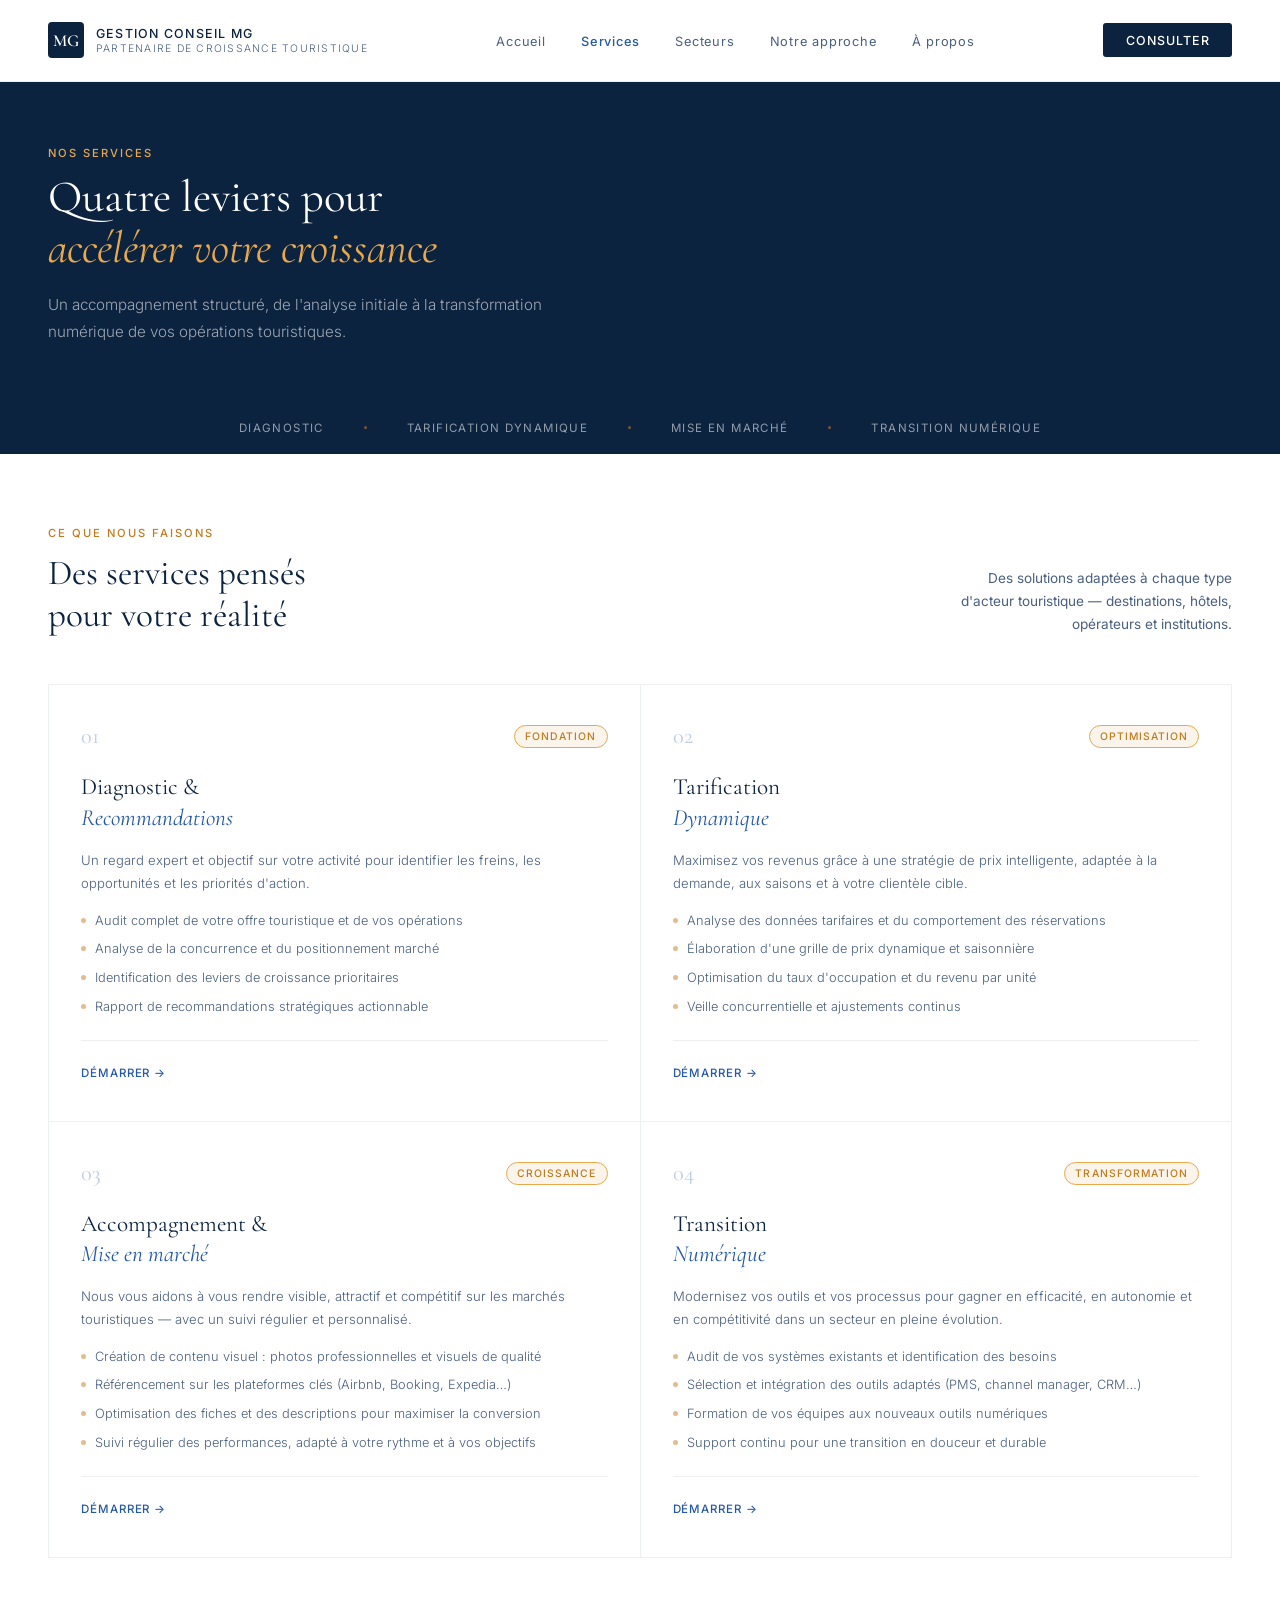
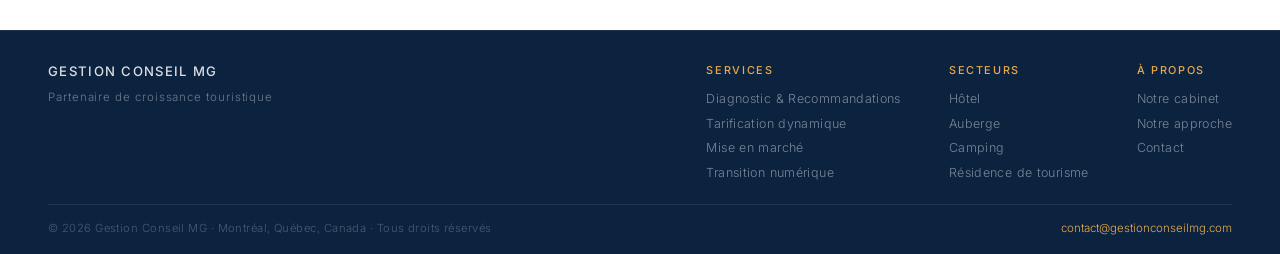
<file: services.html>
<!DOCTYPE html>
<html lang="fr">
<head>
  <meta charset="UTF-8"/><meta name="viewport" content="width=device-width, initial-scale=1.0"/>
  <title>Services | Gestion Conseil MG</title>
  <meta name="description" content="Nos 4 services : diagnostic, tarification dynamique, mise en marché et transition numérique."/>
  <link rel="stylesheet" href="style.css"/>
  <style>
    .services-grid { display: grid; grid-template-columns: repeat(2,1fr); border-top: 0.5px solid var(--border-soft); border-left: 0.5px solid var(--border-soft); }
    .svc { padding: 2.5rem 2rem; border-right: 0.5px solid var(--border-soft); border-bottom: 0.5px solid var(--border-soft); display: flex; flex-direction: column; transition: background .2s; }
    .svc:hover { background: var(--bg-soft); }
    .svc-top { display: flex; align-items: flex-start; justify-content: space-between; margin-bottom: 1.5rem; }
    .svc-num { font-family: 'Cormorant Garamond', serif; font-size: 1.4rem; color: var(--cobalt); opacity: .3; line-height: 1; }
    .svc-badge { font-size: .65rem; font-weight: 500; letter-spacing: .1em; text-transform: uppercase; padding: 4px 10px; border-radius: 100px; background: var(--ivoire); color: var(--ocre); border: 0.5px solid var(--safran); }
    .svc h3 { font-family: 'Cormorant Garamond', serif; font-size: 1.45rem; font-weight: 400; color: var(--text); margin-bottom: 1rem; line-height: 1.3; }
    .svc h3 em { font-style: italic; color: var(--cobalt); }
    .svc-body { font-size: .82rem; font-weight: 300; color: var(--text-muted); line-height: 1.75; flex: 1; }
    .svc-items { list-style: none; margin-top: 1rem; display: flex; flex-direction: column; gap: .55rem; }
    .svc-items li { display: flex; align-items: flex-start; gap: 9px; font-size: .8rem; font-weight: 300; color: var(--text-muted); line-height: 1.55; }
    .li-dot { width: 5px; height: 5px; border-radius: 50%; background: var(--ocre); opacity: .5; flex-shrink: 0; margin-top: 7px; }
    .svc-footer { margin-top: 1.5rem; padding-top: 1.2rem; border-top: 0.5px solid var(--border-soft); }
    .svc-link { display: inline-flex; align-items: center; gap: 6px; font-size: .72rem; font-weight: 500; color: var(--cobalt); letter-spacing: .08em; text-transform: uppercase; cursor: pointer; text-decoration: none; }
    .svc-link:hover { color: var(--ocre); gap: 10px; }
    @media(max-width:860px){ .services-grid { grid-template-columns: 1fr; } }
  </style>
</head>
<body>
<nav>
  <a class="logo-wrap" href="index.html"><div class="logo-mark"><span>MG</span></div><div><div class="logo-text">Gestion Conseil MG</div><div class="logo-sub">Partenaire de croissance touristique</div></div></a>
  <ul class="nav-links">
    <li><a href="index.html">Accueil</a></li><li><a href="services.html" class="active">Services</a></li><li><a href="secteurs.html">Secteurs</a></li><li><a href="approche.html">Notre approche</a></li><li><a href="apropos.html">À propos</a></li>
  </ul>
  <a class="nav-cta" href="index.html#contact">Consulter</a>
  <button class="hamburger" aria-label="Menu"><span></span><span></span><span></span></button>
</nav>
<div class="mobile-menu">
  <a href="index.html">Accueil</a><a href="services.html">Services</a><a href="secteurs.html">Secteurs</a><a href="approche.html">Notre approche</a><a href="apropos.html">À propos</a>
  <a class="mobile-cta" href="index.html#contact">Consulter</a>
</div>

<div class="page-hero">
  <span class="sec-label">Nos services</span>
  <h1>Quatre leviers pour<br><em>accélérer votre croissance</em></h1>
  <p>Un accompagnement structuré, de l'analyse initiale à la transformation numérique de vos opérations touristiques.</p>
</div>

<div class="tagline-bar">
  <span class="tl-item">Diagnostic</span><div class="tl-dot"></div>
  <span class="tl-item">Tarification dynamique</span><div class="tl-dot"></div>
  <span class="tl-item">Mise en marché</span><div class="tl-dot"></div>
  <span class="tl-item">Transition numérique</span>
</div>

<section class="section">
  <div class="sec-header">
    <div><span class="sec-label">Ce que nous faisons</span><h2>Des services pensés<br>pour votre réalité</h2></div>
    <p class="sec-desc-right">Des solutions adaptées à chaque type d'acteur touristique — destinations, hôtels, opérateurs et institutions.</p>
  </div>
  <div class="services-grid">
    <div class="svc">
      <div class="svc-top"><div class="svc-num">01</div><div class="svc-badge">Fondation</div></div>
      <h3>Diagnostic &amp;<br><em>Recommandations</em></h3>
      <div class="svc-body">Un regard expert et objectif sur votre activité pour identifier les freins, les opportunités et les priorités d'action.
        <ul class="svc-items">
          <li><div class="li-dot"></div>Audit complet de votre offre touristique et de vos opérations</li>
          <li><div class="li-dot"></div>Analyse de la concurrence et du positionnement marché</li>
          <li><div class="li-dot"></div>Identification des leviers de croissance prioritaires</li>
          <li><div class="li-dot"></div>Rapport de recommandations stratégiques actionnable</li>
        </ul>
      </div>
      <div class="svc-footer"><a class="svc-link" href="index.html#contact">Démarrer →</a></div>
    </div>
    <div class="svc">
      <div class="svc-top"><div class="svc-num">02</div><div class="svc-badge">Optimisation</div></div>
      <h3>Tarification<br><em>Dynamique</em></h3>
      <div class="svc-body">Maximisez vos revenus grâce à une stratégie de prix intelligente, adaptée à la demande, aux saisons et à votre clientèle cible.
        <ul class="svc-items">
          <li><div class="li-dot"></div>Analyse des données tarifaires et du comportement des réservations</li>
          <li><div class="li-dot"></div>Élaboration d'une grille de prix dynamique et saisonnière</li>
          <li><div class="li-dot"></div>Optimisation du taux d'occupation et du revenu par unité</li>
          <li><div class="li-dot"></div>Veille concurrentielle et ajustements continus</li>
        </ul>
      </div>
      <div class="svc-footer"><a class="svc-link" href="index.html#contact">Démarrer →</a></div>
    </div>
    <div class="svc">
      <div class="svc-top"><div class="svc-num">03</div><div class="svc-badge">Croissance</div></div>
      <h3>Accompagnement &amp;<br><em>Mise en marché</em></h3>
      <div class="svc-body">Nous vous aidons à vous rendre visible, attractif et compétitif sur les marchés touristiques — avec un suivi régulier et personnalisé.
        <ul class="svc-items">
          <li><div class="li-dot"></div>Création de contenu visuel : photos professionnelles et visuels de qualité</li>
          <li><div class="li-dot"></div>Référencement sur les plateformes clés (Airbnb, Booking, Expedia…)</li>
          <li><div class="li-dot"></div>Optimisation des fiches et des descriptions pour maximiser la conversion</li>
          <li><div class="li-dot"></div>Suivi régulier des performances, adapté à votre rythme et à vos objectifs</li>
        </ul>
      </div>
      <div class="svc-footer"><a class="svc-link" href="index.html#contact">Démarrer →</a></div>
    </div>
    <div class="svc">
      <div class="svc-top"><div class="svc-num">04</div><div class="svc-badge">Transformation</div></div>
      <h3>Transition<br><em>Numérique</em></h3>
      <div class="svc-body">Modernisez vos outils et vos processus pour gagner en efficacité, en autonomie et en compétitivité dans un secteur en pleine évolution.
        <ul class="svc-items">
          <li><div class="li-dot"></div>Audit de vos systèmes existants et identification des besoins</li>
          <li><div class="li-dot"></div>Sélection et intégration des outils adaptés (PMS, channel manager, CRM…)</li>
          <li><div class="li-dot"></div>Formation de vos équipes aux nouveaux outils numériques</li>
          <li><div class="li-dot"></div>Support continu pour une transition en douceur et durable</li>
        </ul>
      </div>
      <div class="svc-footer"><a class="svc-link" href="index.html#contact">Démarrer →</a></div>
    </div>
  </div>
</section>

<footer>
  <div class="footer-top">
    <div class="foot-brand"><span class="foot-logo">Gestion Conseil MG</span><span class="foot-tagline">Partenaire de croissance touristique</span></div>
    <div class="foot-nav">
      <div class="foot-nav-col"><span class="foot-col-title">Services</span><a href="services.html">Diagnostic &amp; Recommandations</a><a href="services.html">Tarification dynamique</a><a href="services.html">Mise en marché</a><a href="services.html">Transition numérique</a></div>
      <div class="foot-nav-col"><span class="foot-col-title">Secteurs</span><a href="secteurs.html">Hôtel</a><a href="secteurs.html">Auberge</a><a href="secteurs.html">Camping</a><a href="secteurs.html">Résidence de tourisme</a></div>
      <div class="foot-nav-col"><span class="foot-col-title">À propos</span><a href="apropos.html">Notre cabinet</a><a href="approche.html">Notre approche</a><a href="index.html#contact">Contact</a></div>
    </div>
  </div>
  <div class="footer-bottom">
    <span class="foot-copy">© 2026 Gestion Conseil MG · Montréal, Québec, Canada · Tous droits réservés</span>
    <span class="foot-contact"><a href="mailto:contact@gestionconseilmg.com">contact@gestionconseilmg.com</a></span>
  </div>
</footer>
<script>
const hamburger=document.querySelector('.hamburger'),mobileMenu=document.querySelector('.mobile-menu');
hamburger.addEventListener('click',()=>{hamburger.classList.toggle('open');mobileMenu.classList.toggle('open');document.body.style.overflow=mobileMenu.classList.contains('open')?'hidden':'';});
mobileMenu.querySelectorAll('a').forEach(a=>a.addEventListener('click',()=>{hamburger.classList.remove('open');mobileMenu.classList.remove('open');document.body.style.overflow='';}));
</script>
</body>
</html>
</file>
<file: style.css>
@import url('https://fonts.googleapis.com/css2?family=Cormorant+Garamond:ital,wght@0,400;0,600;1,400&family=Inter:wght@300;400;500&display=swap');

:root {
  --encre:       #0C2340;
  --cobalt:      #2458A8;
  --ciel:        #5B90D8;
  --ocre:        #C47A1E;
  --safran:      #E8A84C;
  --ivoire:      #FAF4EA;
  --text:        #0C2340;
  --text-muted:  #4A6080;
  --bg:          #ffffff;
  --bg-soft:     #EEF2F8;
  --border:      rgba(12,35,64,0.13);
  --border-soft: rgba(12,35,64,0.07);
  --radius:      8px;
  --radius-lg:   12px;
}

* { margin: 0; padding: 0; box-sizing: border-box; }
body { font-family: 'Inter', sans-serif; background: var(--bg); color: var(--text); -webkit-font-smoothing: antialiased; }

/* NAV */
nav { display: flex; justify-content: space-between; align-items: center; padding: 1.4rem 3rem; border-bottom: 0.5px solid var(--border-soft); position: sticky; top: 0; background: var(--bg); z-index: 200; }
.logo-wrap { display: flex; align-items: center; gap: 12px; text-decoration: none; }
.logo-mark { width: 36px; height: 36px; background: var(--encre); border-radius: 4px; display: flex; align-items: center; justify-content: center; flex-shrink: 0; }
.logo-mark span { font-family: 'Cormorant Garamond', serif; font-size: 1.05rem; font-weight: 600; color: #fff; }
.logo-text { font-size: 0.78rem; font-weight: 500; letter-spacing: 0.1em; color: var(--text); text-transform: uppercase; line-height: 1.3; }
.logo-sub { font-size: 0.65rem; font-weight: 300; letter-spacing: 0.12em; color: var(--text-muted); text-transform: uppercase; }
.nav-links { display: flex; gap: 2.2rem; list-style: none; align-items: center; }
.nav-links a { font-size: 0.8rem; color: var(--text-muted); text-decoration: none; letter-spacing: 0.06em; transition: color 0.2s; }
.nav-links a:hover, .nav-links a.active { color: var(--cobalt); font-weight: 500; }
.nav-cta { font-size: 0.78rem; font-weight: 500; background: var(--encre); color: #fff; border: none; padding: 0.6rem 1.4rem; border-radius: 3px; cursor: pointer; font-family: 'Inter', sans-serif; letter-spacing: 0.08em; text-transform: uppercase; transition: opacity 0.2s; text-decoration: none; display: inline-block; }
.nav-cta:hover { opacity: 0.85; }

/* HAMBURGER */
.hamburger { display: none; flex-direction: column; gap: 5px; cursor: pointer; padding: 4px; background: none; border: none; z-index: 300; }
.hamburger span { display: block; width: 24px; height: 2px; background: var(--encre); border-radius: 2px; transition: transform 0.3s, opacity 0.3s; }
.hamburger.open span:nth-child(1) { transform: translateY(7px) rotate(45deg); }
.hamburger.open span:nth-child(2) { opacity: 0; }
.hamburger.open span:nth-child(3) { transform: translateY(-7px) rotate(-45deg); }

/* MENU MOBILE */
.mobile-menu { display: none; position: fixed; inset: 0; background: var(--bg); z-index: 150; flex-direction: column; align-items: center; justify-content: center; padding: 5rem 2rem 3rem; }
.mobile-menu.open { display: flex; }
.mobile-menu a { font-size: 1.6rem; font-family: 'Cormorant Garamond', serif; font-weight: 400; color: var(--text); text-decoration: none; padding: 1.1rem 0; width: 100%; text-align: center; border-bottom: 0.5px solid var(--border-soft); transition: color 0.2s; }
.mobile-menu a:first-child { border-top: 0.5px solid var(--border-soft); }
.mobile-menu a:hover { color: var(--cobalt); }
.mobile-menu .mobile-cta { margin-top: 2rem; background: var(--cobalt); color: #fff; padding: 0.9rem 2.5rem; border-radius: 3px; font-family: 'Inter', sans-serif; font-size: 0.85rem; font-weight: 500; letter-spacing: 0.08em; text-transform: uppercase; text-decoration: none; }

/* TAGLINE BAR */
.tagline-bar { padding: 1.2rem 3rem; display: flex; align-items: center; justify-content: center; gap: 2.5rem; background: var(--encre); flex-wrap: wrap; }
.tl-item { font-size: 0.72rem; font-weight: 400; color: rgba(255,255,255,0.55); letter-spacing: 0.12em; text-transform: uppercase; }
.tl-dot { width: 3px; height: 3px; border-radius: 50%; background: var(--ocre); opacity: 0.6; }

/* FOOTER */
footer { padding: 2rem 3rem 1.2rem; background: var(--encre); border-top: 0.5px solid rgba(255,255,255,0.07); }
.footer-top { display: flex; justify-content: space-between; align-items: flex-start; flex-wrap: wrap; gap: 2rem; margin-bottom: 1.5rem; }
.foot-brand .foot-logo { font-size: 0.82rem; font-weight: 500; letter-spacing: 0.1em; color: rgba(255,255,255,0.85); text-transform: uppercase; display: block; margin-bottom: 0.4rem; }
.foot-brand .foot-tagline { font-size: 0.72rem; font-weight: 300; color: rgba(255,255,255,0.4); letter-spacing: 0.08em; }
.foot-nav { display: flex; gap: 3rem; flex-wrap: wrap; }
.foot-nav-col { display: flex; flex-direction: column; gap: 0.6rem; }
.foot-nav-col .foot-col-title { font-size: 0.68rem; font-weight: 500; letter-spacing: 0.15em; text-transform: uppercase; color: var(--safran); margin-bottom: 0.3rem; }
.foot-nav-col a { font-size: 0.78rem; font-weight: 300; color: rgba(255,255,255,0.45); text-decoration: none; transition: color 0.2s; letter-spacing: 0.03em; }
.foot-nav-col a:hover { color: rgba(255,255,255,0.85); }
.footer-bottom { border-top: 0.5px solid rgba(255,255,255,0.07); padding-top: 1rem; display: flex; justify-content: space-between; align-items: center; flex-wrap: wrap; gap: 0.5rem; }
.foot-copy { font-size: 0.7rem; font-weight: 300; color: rgba(255,255,255,0.25); letter-spacing: 0.04em; }
.foot-contact { font-size: 0.72rem; font-weight: 300; color: rgba(255,255,255,0.35); }
.foot-contact a { color: var(--safran); text-decoration: none; }
.foot-contact a:hover { color: #fff; }

/* COMPOSANTS */
.sec-label { font-size: 0.7rem; font-weight: 500; letter-spacing: 0.18em; color: var(--ocre); text-transform: uppercase; margin-bottom: 0.75rem; display: block; }
h2 { font-family: 'Cormorant Garamond', serif; font-size: 2.2rem; font-weight: 400; color: var(--text); line-height: 1.2; }
.sec-header { display: flex; align-items: flex-end; justify-content: space-between; margin-bottom: 3rem; }
.sec-desc-right { font-size: 0.85rem; color: var(--text-muted); line-height: 1.7; max-width: 280px; text-align: right; }
.section { padding: 4.5rem 3rem; }
.btn-dark { background: var(--cobalt); color: #fff; border: none; padding: 0.85rem 2rem; font-family: 'Inter', sans-serif; font-size: 0.8rem; font-weight: 500; letter-spacing: 0.08em; text-transform: uppercase; cursor: pointer; border-radius: 3px; transition: opacity 0.2s; text-decoration: none; display: inline-block; }
.btn-dark:hover { opacity: 0.88; }
.btn-outline { background: transparent; color: var(--text); border: 0.5px solid var(--border); padding: 0.85rem 2rem; font-family: 'Inter', sans-serif; font-size: 0.8rem; letter-spacing: 0.08em; text-transform: uppercase; cursor: pointer; border-radius: 3px; transition: border-color 0.2s, color 0.2s; text-decoration: none; display: inline-block; }
.btn-outline:hover { border-color: var(--ocre); color: var(--ocre); }
.page-hero { padding: 4rem 3rem 3.5rem; background: var(--encre); }
.page-hero .sec-label { color: var(--safran); }
.page-hero h1 { font-family: 'Cormorant Garamond', serif; font-size: 2.8rem; font-weight: 400; line-height: 1.15; color: #fff; margin-bottom: 1rem; }
.page-hero h1 em { font-style: italic; color: var(--safran); }
.page-hero p { font-size: 0.95rem; font-weight: 300; color: rgba(255,255,255,0.6); line-height: 1.8; max-width: 520px; }

/* RESPONSIVE */
@media (max-width: 860px) {
  nav { padding: 1rem 1.5rem; }
  .nav-links, .nav-cta { display: none; }
  .hamburger { display: flex; }
  .page-hero { padding: 3rem 1.5rem 2.5rem; }
  .page-hero h1 { font-size: 2rem; }
  .section { padding: 3rem 1.5rem; }
  .sec-header { flex-direction: column; align-items: flex-start; gap: 1rem; }
  .sec-desc-right { text-align: left; max-width: 100%; }
  footer { padding: 2rem 1.5rem 1.2rem; }
  .footer-top { flex-direction: column; gap: 1.5rem; }
  .foot-nav { gap: 1.5rem; }
  .tagline-bar { gap: 1.2rem; padding: 1rem 1.5rem; }
  .footer-bottom { flex-direction: column; align-items: flex-start; gap: 0.4rem; }
}
</file>
